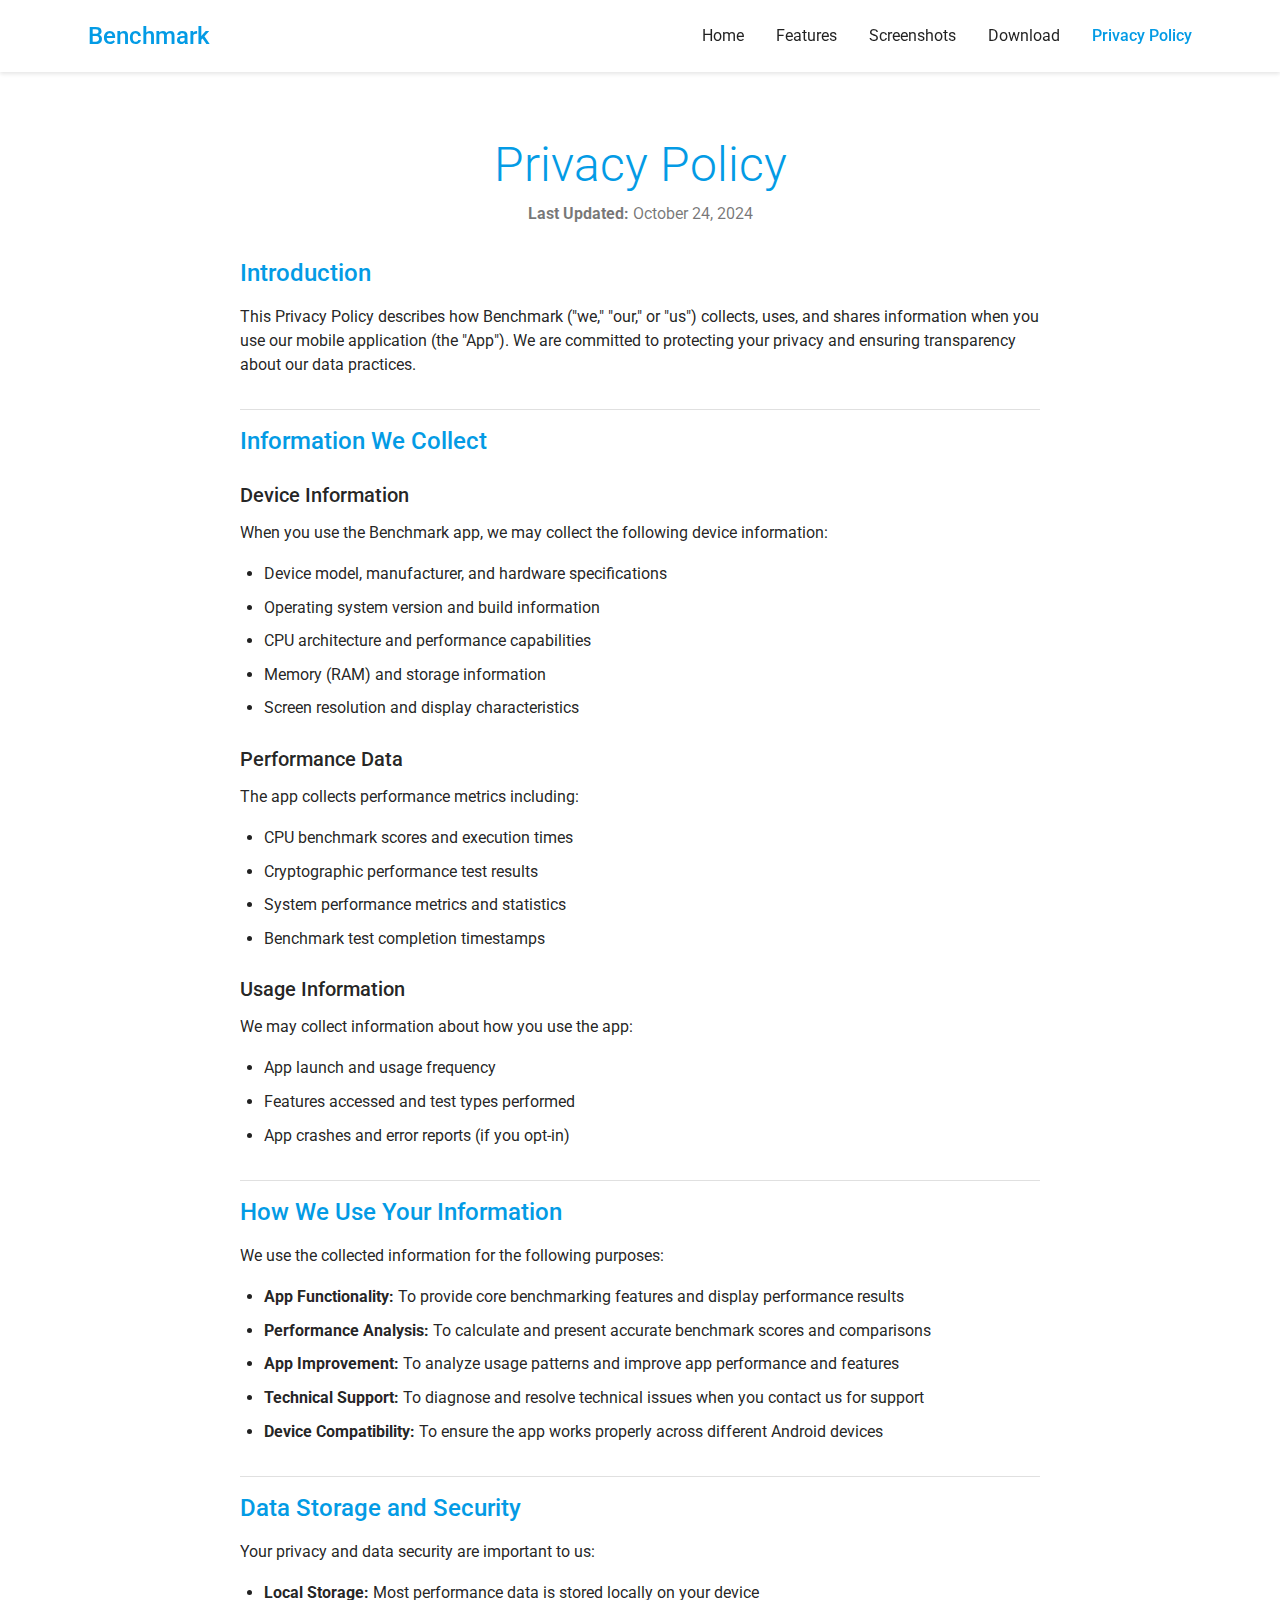
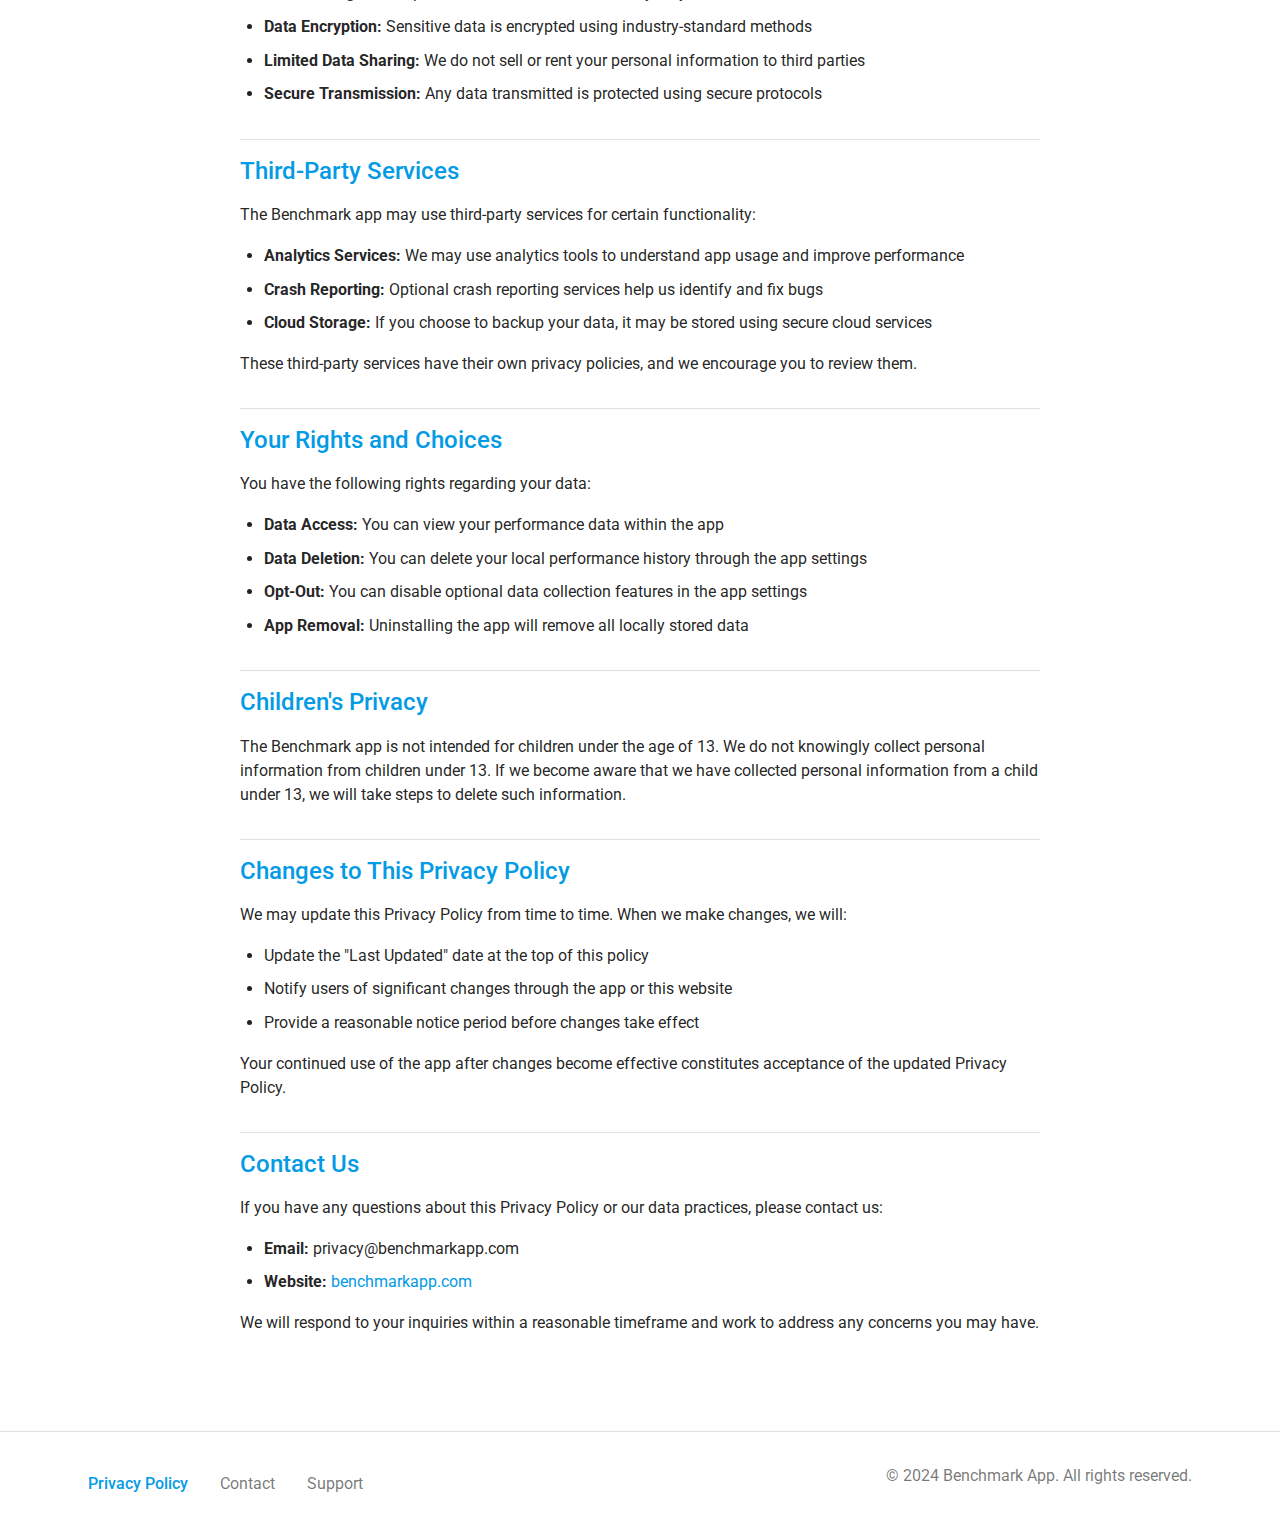
<file: public/privacy-policy.html>
<!DOCTYPE html>
<html lang="en">
<head>
    <meta charset="utf-8">
    <meta name="viewport" content="width=device-width, initial-scale=1">
    <title>Privacy Policy - Benchmark App</title>
    <meta name="description" content="Privacy Policy for Benchmark App - Learn how we collect, use, and protect your data.">
    <meta name="robots" content="index, follow">
    
    <!-- Open Graph meta tags -->
    <meta property="og:title" content="Privacy Policy - Benchmark App">
    <meta property="og:description" content="Privacy Policy for Benchmark App - Learn how we collect, use, and protect your data.">
    <meta property="og:type" content="website">
    <meta property="og:url" content="https://benchmark-app.web.app/privacy-policy.html">
    
    <!-- Favicon -->
    <link rel="icon" type="image/x-icon" href="favicon.ico">
    
    <!-- Stylesheets -->
    <link rel="stylesheet" href="css/styles.css">
    
    <!-- Preconnect to external domains for performance -->
    <link rel="preconnect" href="https://fonts.googleapis.com">
    <link rel="preconnect" href="https://fonts.gstatic.com" crossorigin>
    
    <!-- DNS prefetch for performance -->
    <link rel="dns-prefetch" href="//fonts.googleapis.com">
</head>
<body>
    <!-- Header Section -->
    <header class="header">
        <div class="container">
            <div class="header-content">
                <a href="index.html" class="logo" aria-label="Benchmark App Home">
                    Benchmark
                </a>
                
                <nav class="nav" role="navigation" aria-label="Main navigation">
                    <a href="index.html#home" class="nav-link">Home</a>
                    <a href="index.html#features" class="nav-link">Features</a>
                    <a href="index.html#screenshots" class="nav-link">Screenshots</a>
                    <a href="index.html#download" class="nav-link">Download</a>
                    <a href="privacy-policy.html" class="nav-link active">Privacy Policy</a>
                </nav>
                
                <button class="nav-toggle" aria-label="Toggle navigation menu" aria-expanded="false">
                    ☰
                </button>
            </div>
        </div>
    </header>

    <!-- Main Content -->
    <main>
        <section class="section privacy-policy">
            <div class="container">
                <div class="privacy-content">
                    <h1 class="page-title">Privacy Policy</h1>
                    <p class="last-updated"><strong>Last Updated:</strong> October 24, 2024</p>
                    
                    <div class="privacy-section">
                        <h2>Introduction</h2>
                        <p>This Privacy Policy describes how Benchmark ("we," "our," or "us") collects, uses, and shares information when you use our mobile application (the "App"). We are committed to protecting your privacy and ensuring transparency about our data practices.</p>
                    </div>    
                <div class="privacy-section">
                        <h2>Information We Collect</h2>
                        <h3>Device Information</h3>
                        <p>When you use the Benchmark app, we may collect the following device information:</p>
                        <ul>
                            <li>Device model, manufacturer, and hardware specifications</li>
                            <li>Operating system version and build information</li>
                            <li>CPU architecture and performance capabilities</li>
                            <li>Memory (RAM) and storage information</li>
                            <li>Screen resolution and display characteristics</li>
                        </ul>
                        
                        <h3>Performance Data</h3>
                        <p>The app collects performance metrics including:</p>
                        <ul>
                            <li>CPU benchmark scores and execution times</li>
                            <li>Cryptographic performance test results</li>
                            <li>System performance metrics and statistics</li>
                            <li>Benchmark test completion timestamps</li>
                        </ul>
                        
                        <h3>Usage Information</h3>
                        <p>We may collect information about how you use the app:</p>
                        <ul>
                            <li>App launch and usage frequency</li>
                            <li>Features accessed and test types performed</li>
                            <li>App crashes and error reports (if you opt-in)</li>
                        </ul>
                    </div>

                    <div class="privacy-section">
                        <h2>How We Use Your Information</h2>
                        <p>We use the collected information for the following purposes:</p>
                        <ul>
                            <li><strong>App Functionality:</strong> To provide core benchmarking features and display performance results</li>
                            <li><strong>Performance Analysis:</strong> To calculate and present accurate benchmark scores and comparisons</li>
                            <li><strong>App Improvement:</strong> To analyze usage patterns and improve app performance and features</li>
                            <li><strong>Technical Support:</strong> To diagnose and resolve technical issues when you contact us for support</li>
                            <li><strong>Device Compatibility:</strong> To ensure the app works properly across different Android devices</li>
                        </ul>
                    </div>

                    <div class="privacy-section">
                        <h2>Data Storage and Security</h2>
                        <p>Your privacy and data security are important to us:</p>
                        <ul>
                            <li><strong>Local Storage:</strong> Most performance data is stored locally on your device</li>
                            <li><strong>Data Encryption:</strong> Sensitive data is encrypted using industry-standard methods</li>
                            <li><strong>Limited Data Sharing:</strong> We do not sell or rent your personal information to third parties</li>
                            <li><strong>Secure Transmission:</strong> Any data transmitted is protected using secure protocols</li>
                        </ul>
                    </div>         
           <div class="privacy-section">
                        <h2>Third-Party Services</h2>
                        <p>The Benchmark app may use third-party services for certain functionality:</p>
                        <ul>
                            <li><strong>Analytics Services:</strong> We may use analytics tools to understand app usage and improve performance</li>
                            <li><strong>Crash Reporting:</strong> Optional crash reporting services help us identify and fix bugs</li>
                            <li><strong>Cloud Storage:</strong> If you choose to backup your data, it may be stored using secure cloud services</li>
                        </ul>
                        <p>These third-party services have their own privacy policies, and we encourage you to review them.</p>
                    </div>

                    <div class="privacy-section">
                        <h2>Your Rights and Choices</h2>
                        <p>You have the following rights regarding your data:</p>
                        <ul>
                            <li><strong>Data Access:</strong> You can view your performance data within the app</li>
                            <li><strong>Data Deletion:</strong> You can delete your local performance history through the app settings</li>
                            <li><strong>Opt-Out:</strong> You can disable optional data collection features in the app settings</li>
                            <li><strong>App Removal:</strong> Uninstalling the app will remove all locally stored data</li>
                        </ul>
                    </div>

                    <div class="privacy-section">
                        <h2>Children's Privacy</h2>
                        <p>The Benchmark app is not intended for children under the age of 13. We do not knowingly collect personal information from children under 13. If we become aware that we have collected personal information from a child under 13, we will take steps to delete such information.</p>
                    </div>

                    <div class="privacy-section">
                        <h2>Changes to This Privacy Policy</h2>
                        <p>We may update this Privacy Policy from time to time. When we make changes, we will:</p>
                        <ul>
                            <li>Update the "Last Updated" date at the top of this policy</li>
                            <li>Notify users of significant changes through the app or this website</li>
                            <li>Provide a reasonable notice period before changes take effect</li>
                        </ul>
                        <p>Your continued use of the app after changes become effective constitutes acceptance of the updated Privacy Policy.</p>
                    </div>

                    <div class="privacy-section">
                        <h2>Contact Us</h2>
                        <p>If you have any questions about this Privacy Policy or our data practices, please contact us:</p>
                        <ul>
                            <li><strong>Email:</strong> privacy@benchmarkapp.com</li>
                            <li><strong>Website:</strong> <a href="index.html">benchmarkapp.com</a></li>
                        </ul>
                        <p>We will respond to your inquiries within a reasonable timeframe and work to address any concerns you may have.</p>
                    </div>
                </div>
            </div>
        </section>
    </main>    <!
-- Footer -->
    <footer class="footer">
        <div class="container">
            <div class="footer-content">
                <div class="footer-links">
                    <a href="privacy-policy.html" class="footer-link active">Privacy Policy</a>
                    <a href="#" class="footer-link">Contact</a>
                    <a href="#" class="footer-link">Support</a>
                </div>
                <div class="copyright">
                    <p>&copy; 2024 Benchmark App. All rights reserved.</p>
                </div>
            </div>
        </div>
    </footer>

    <!-- JavaScript -->
    <script src="js/main.js"></script>
</body>
</html>
</file>
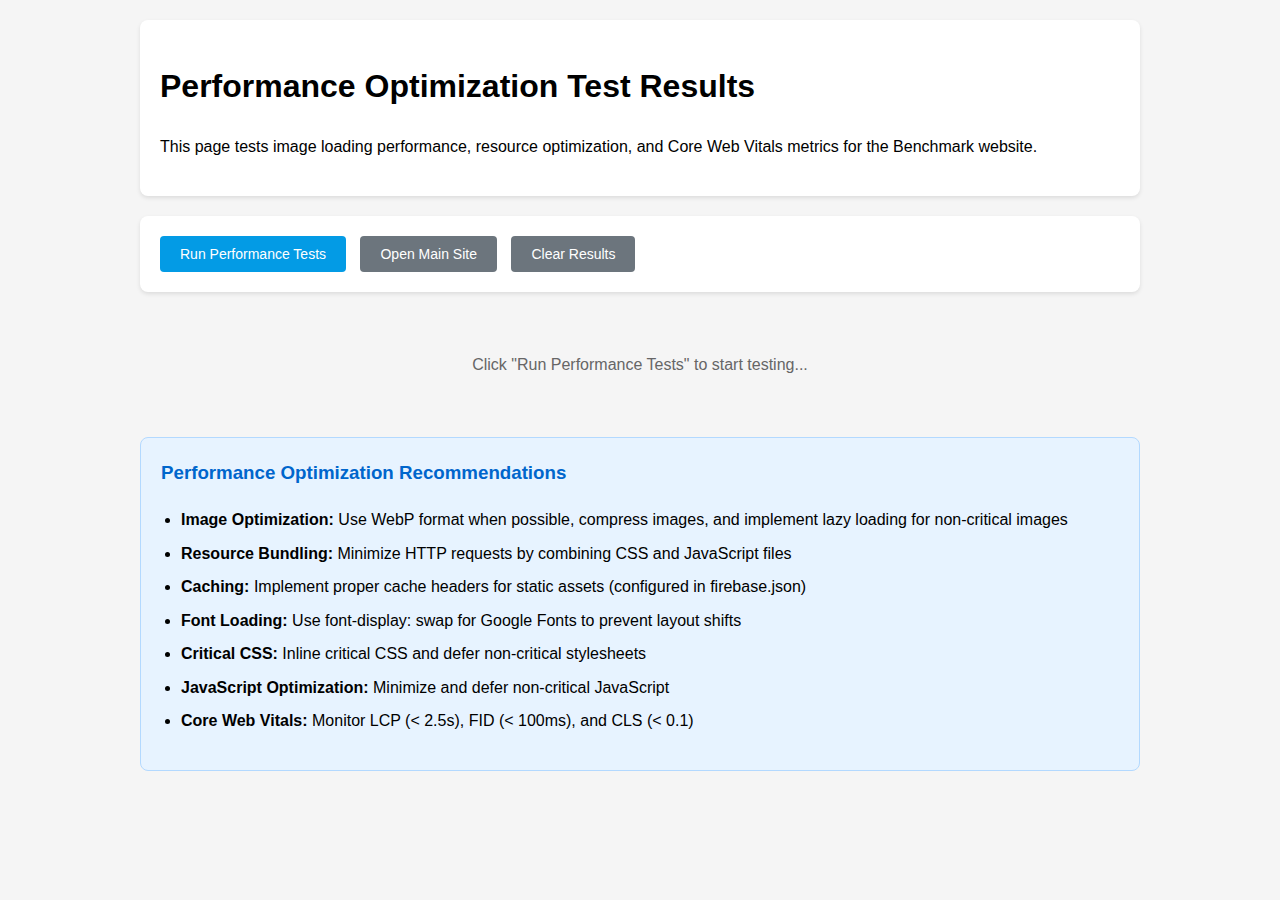
<file: public/test-performance.html>
<!DOCTYPE html>
<html lang="en">
<head>
    <meta charset="utf-8">
    <meta name="viewport" content="width=device-width, initial-scale=1">
    <title>Performance Test Results - Benchmark Website</title>
    <style>
        body {
            font-family: Arial, sans-serif;
            max-width: 1000px;
            margin: 0 auto;
            padding: 20px;
            line-height: 1.6;
            background-color: #f5f5f5;
        }
        .header {
            background-color: white;
            padding: 20px;
            border-radius: 8px;
            margin-bottom: 20px;
            box-shadow: 0 2px 4px rgba(0,0,0,0.1);
        }
        .test-result {
            margin: 20px 0;
            padding: 20px;
            border-radius: 8px;
            border-left: 4px solid;
            background-color: white;
            box-shadow: 0 2px 4px rgba(0,0,0,0.1);
        }
        .test-pass {
            border-color: #28a745;
        }
        .test-fail {
            border-color: #dc3545;
        }
        .test-metrics {
            background-color: #f8f9fa;
            padding: 15px;
            border-radius: 4px;
            margin: 10px 0;
            font-family: monospace;
        }
        .test-issues {
            margin-top: 15px;
        }
        .test-issues ul {
            margin: 5px 0;
            padding-left: 20px;
        }
        .test-issues li {
            margin-bottom: 5px;
            color: #721c24;
        }
        .controls {
            background-color: white;
            padding: 20px;
            border-radius: 8px;
            margin-bottom: 20px;
            box-shadow: 0 2px 4px rgba(0,0,0,0.1);
        }
        .btn {
            background-color: #039be5;
            color: white;
            border: none;
            padding: 10px 20px;
            border-radius: 4px;
            cursor: pointer;
            margin-right: 10px;
            font-size: 14px;
        }
        .btn:hover {
            background-color: #0288d1;
        }
        .btn-secondary {
            background-color: #6c757d;
        }
        .btn-secondary:hover {
            background-color: #5a6268;
        }
        .loading {
            text-align: center;
            padding: 40px;
            color: #666;
        }
        .summary {
            background-color: white;
            padding: 20px;
            border-radius: 8px;
            margin-bottom: 20px;
            box-shadow: 0 2px 4px rgba(0,0,0,0.1);
        }
        .summary.pass {
            border-left: 4px solid #28a745;
        }
        .summary.fail {
            border-left: 4px solid #dc3545;
        }
        .recommendations {
            background-color: #e7f3ff;
            border: 1px solid #b3d9ff;
            border-radius: 8px;
            padding: 20px;
            margin-top: 20px;
        }
        .recommendations h3 {
            margin-top: 0;
            color: #0066cc;
        }
        .recommendations ul {
            padding-left: 20px;
        }
        .recommendations li {
            margin-bottom: 8px;
        }
    </style>
</head>
<body>
    <div class="header">
        <h1>Performance Optimization Test Results</h1>
        <p>This page tests image loading performance, resource optimization, and Core Web Vitals metrics for the Benchmark website.</p>
    </div>
    
    <div class="controls">
        <button class="btn" onclick="runTests()">Run Performance Tests</button>
        <button class="btn btn-secondary" onclick="window.open('index.html', '_blank')">Open Main Site</button>
        <button class="btn btn-secondary" onclick="clearResults()">Clear Results</button>
    </div>
    
    <div id="test-results">
        <div class="loading">
            Click "Run Performance Tests" to start testing...
        </div>
    </div>
    
    <div class="recommendations">
        <h3>Performance Optimization Recommendations</h3>
        <ul>
            <li><strong>Image Optimization:</strong> Use WebP format when possible, compress images, and implement lazy loading for non-critical images</li>
            <li><strong>Resource Bundling:</strong> Minimize HTTP requests by combining CSS and JavaScript files</li>
            <li><strong>Caching:</strong> Implement proper cache headers for static assets (configured in firebase.json)</li>
            <li><strong>Font Loading:</strong> Use font-display: swap for Google Fonts to prevent layout shifts</li>
            <li><strong>Critical CSS:</strong> Inline critical CSS and defer non-critical stylesheets</li>
            <li><strong>JavaScript Optimization:</strong> Minimize and defer non-critical JavaScript</li>
            <li><strong>Core Web Vitals:</strong> Monitor LCP (< 2.5s), FID (< 100ms), and CLS (< 0.1)</li>
        </ul>
    </div>

    <script>
        let testIframe = null;
        
        function runTests() {
            const resultsContainer = document.getElementById('test-results');
            resultsContainer.innerHTML = '<div class="loading">Running performance tests...</div>';
            
            // Create iframe to load main page and run tests
            if (testIframe) {
                document.body.removeChild(testIframe);
            }
            
            testIframe = document.createElement('iframe');
            testIframe.style.display = 'none';
            testIframe.src = 'index.html?perf-test=true';
            document.body.appendChild(testIframe);
            
            testIframe.onload = function() {
                // Load performance test script into iframe
                const script = testIframe.contentDocument.createElement('script');
                script.src = 'js/performance-tests.js';
                testIframe.contentDocument.head.appendChild(script);
                
                // Wait for tests to complete
                setTimeout(() => {
                    try {
                        const iframeWindow = testIframe.contentWindow;
                        const testResults = iframeWindow.performanceTestResults || [];
                        displayResults(testResults);
                    } catch (e) {
                        resultsContainer.innerHTML = 
                            '<div class="test-result test-fail"><h3>❌ Error running tests</h3><p>' + e.message + '</p></div>';
                    }
                }, 3000);
            };
        }
        
        function displayResults(results) {
            const container = document.getElementById('test-results');
            
            if (results.length === 0) {
                container.innerHTML = '<div class="test-result test-fail"><h3>No test results available</h3><p>Tests may not have completed successfully.</p></div>';
                return;
            }
            
            let html = '';
            let passedCount = 0;
            
            // Add summary
            results.forEach(test => {
                if (test.passed) passedCount++;
            });
            
            const summaryClass = passedCount === results.length ? 'pass' : 'fail';
            const summaryIcon = passedCount === results.length ? '✅' : '⚠️';
            
            html += `<div class="summary ${summaryClass}">`;
            html += `<h3>${summaryIcon} Performance Test Summary</h3>`;
            html += `<p><strong>Tests passed:</strong> ${passedCount}/${results.length}</p>`;
            html += `<p><strong>Overall status:</strong> ${passedCount === results.length ? 'All tests passed!' : 'Some optimizations needed'}</p>`;
            html += '</div>';
            
            // Add individual test results
            results.forEach(test => {
                const cssClass = test.passed ? 'test-pass' : 'test-fail';
                const status = test.passed ? '✅ PASS' : '❌ FAIL';
                
                html += `<div class="test-result ${cssClass}">`;
                html += `<h3>${status}: ${test.name}</h3>`;
                
                // Add metrics if available
                if (test.metrics && Object.keys(test.metrics).length > 0) {
                    html += '<div class="test-metrics">';
                    html += '<strong>Metrics:</strong><br>';
                    Object.entries(test.metrics).forEach(([key, value]) => {
                        const displayKey = key.replace(/([A-Z])/g, ' $1').replace(/^./, str => str.toUpperCase());
                        html += `${displayKey}: ${value}<br>`;
                    });
                    html += '</div>';
                }
                
                // Add issues if any
                if (!test.passed && test.issues.length > 0) {
                    html += '<div class="test-issues">';
                    html += '<strong>Issues found:</strong>';
                    html += '<ul>';
                    test.issues.forEach(issue => {
                        html += `<li>${issue}</li>`;
                    });
                    html += '</ul>';
                    html += '</div>';
                }
                
                html += '</div>';
            });
            
            container.innerHTML = html;
        }
        
        function clearResults() {
            const container = document.getElementById('test-results');
            container.innerHTML = '<div class="loading">Click "Run Performance Tests" to start testing...</div>';
            
            if (testIframe) {
                document.body.removeChild(testIframe);
                testIframe = null;
            }
        }
        
        // Auto-run tests if requested via URL parameter
        if (window.location.search.includes('auto-run=true')) {
            window.addEventListener('load', function() {
                setTimeout(runTests, 1000);
            });
        }
    </script>
</body>
</html>
</file>
<file: public/css/styles.css>
/* Benchmark Website Styles */

/* Import Google Fonts - optimized for performance */
@import url('https://fonts.googleapis.com/css2?family=Roboto:wght@300;400;500;700&display=swap&subset=latin');

/* CSS Custom Properties - Color Palette */
:root {
    --primary-color: #039be5;
    --secondary-color: #ffa100;
    --background-color: #ECEFF1;
    --text-color: rgba(0, 0, 0, 0.87);
    --text-secondary: rgba(0, 0, 0, 0.54);
    --white: #ffffff;
    --shadow: 0 2px 4px rgba(0, 0, 0, 0.1);
    --shadow-hover: 0 4px 8px rgba(0, 0, 0, 0.15);
    --border-radius: 8px;
    --spacing-unit: 16px;
}

/* Reset and base styles */
* {
    margin: 0;
    padding: 0;
    box-sizing: border-box;
}

body {
    font-family: 'Roboto', Helvetica, Arial, sans-serif;
    line-height: 1.5;
    color: var(--text-color);
    background-color: var(--background-color);
    font-size: 16px;
}

/* Container and layout utilities */
.container {
    max-width: 1200px;
    margin: 0 auto;
    padding: 0 var(--spacing-unit);
}

/* Typography - Mobile First */
h1 {
    font-size: 28px;
    font-weight: 300;
    margin-bottom: var(--spacing-unit);
    line-height: 1.2;
}

h2 {
    font-size: 22px;
    font-weight: 400;
    margin-bottom: var(--spacing-unit);
    line-height: 1.3;
}

h3 {
    font-size: 18px;
    font-weight: 400;
    margin-bottom: var(--spacing-unit);
    line-height: 1.4;
}

p {
    font-size: 16px;
    margin-bottom: var(--spacing-unit);
    line-height: 1.5;
}

/* Header Styles */
.header {
    background-color: var(--white);
    box-shadow: var(--shadow);
    position: sticky;
    top: 0;
    z-index: 100;
}

.header-content {
    display: flex;
    justify-content: space-between;
    align-items: center;
    padding: var(--spacing-unit) 0;
}

.logo {
    font-size: 24px;
    font-weight: 500;
    color: var(--primary-color);
    text-decoration: none;
    display: flex;
    align-items: center;
    gap: 8px;
}

.logo-icon {
    width: 32px;
    height: 32px;
    border-radius: 50%;
    object-fit: cover;
}

/* Navigation */
.nav {
    display: flex;
    gap: calc(var(--spacing-unit) * 2);
}

.nav-link {
    color: var(--text-color);
    text-decoration: none;
    font-weight: 400;
    transition: color 0.3s ease;
    padding: 8px 0;
}

.nav-link:hover,
.nav-link:focus {
    color: var(--primary-color);
    outline: none;
}

/* Mobile Navigation Toggle */
.nav-toggle {
    display: none;
    background: none;
    border: none;
    font-size: 24px;
    cursor: pointer;
    color: var(--text-color);
}

/* Hero Section */
.hero {
    background-color: var(--white);
    padding: calc(var(--spacing-unit) * 3) 0;
    text-align: center;
}

.hero-content {
    display: grid;
    gap: calc(var(--spacing-unit) * 2);
}

.hero-title {
    font-size: 32px;
    font-weight: 300;
    color: var(--primary-color);
    margin-bottom: var(--spacing-unit);
}

.hero-subtitle {
    font-size: 18px;
    color: var(--text-secondary);
    margin-bottom: calc(var(--spacing-unit) * 2);
}

/* Button Styles */
.btn {
    display: inline-block;
    padding: 12px 24px;
    border-radius: var(--border-radius);
    text-decoration: none;
    font-weight: 500;
    text-align: center;
    transition: all 0.3s ease;
    border: none;
    cursor: pointer;
    font-size: 16px;
}

.btn-primary {
    background-color: var(--primary-color);
    color: var(--white);
}

.btn-primary:hover,
.btn-primary:focus {
    background-color: #0288d1;
    box-shadow: var(--shadow-hover);
    outline: none;
}

.btn-secondary {
    background-color: var(--secondary-color);
    color: var(--white);
}

.btn-secondary:hover,
.btn-secondary:focus {
    background-color: #ff8f00;
    box-shadow: var(--shadow-hover);
    outline: none;
}

/* Section Styles */
.section {
    padding: calc(var(--spacing-unit) * 3) 0;
}

.section-title {
    text-align: center;
    margin-bottom: calc(var(--spacing-unit) * 2);
    color: var(--primary-color);
}

/* Card Components */
.card {
    background-color: var(--white);
    border-radius: var(--border-radius);
    box-shadow: var(--shadow);
    padding: calc(var(--spacing-unit) * 1.5);
    transition: box-shadow 0.3s ease;
}

.card:hover {
    box-shadow: var(--shadow-hover);
}

/* Features Grid */
.features-grid {
    display: grid;
    gap: calc(var(--spacing-unit) * 1.5);
    margin-top: calc(var(--spacing-unit) * 2);
}

.feature-item {
    display: flex;
    align-items: flex-start;
    gap: var(--spacing-unit);
}

.feature-icon {
    width: 48px;
    height: 48px;
    background-color: var(--primary-color);
    border-radius: 50%;
    display: flex;
    align-items: center;
    justify-content: center;
    color: var(--white);
    font-size: 24px;
    flex-shrink: 0;
}

.feature-content h3 {
    margin-bottom: 8px;
}

/* Screenshots Gallery */
.screenshots-grid {
    display: grid;
    gap: calc(var(--spacing-unit) * 1.5);
    margin-top: calc(var(--spacing-unit) * 2);
}

.screenshot {
    border-radius: var(--border-radius);
    box-shadow: var(--shadow);
    transition: transform 0.3s ease, box-shadow 0.3s ease;
    overflow: hidden;
}

.screenshot img {
    width: 100%;
    height: auto;
    display: block;
}

.screenshot:hover {
    transform: translateY(-4px);
    box-shadow: var(--shadow-hover);
}

/* Download Section */
.download-section {
    background-color: var(--white);
    text-align: center;
}

.download-buttons {
    display: flex;
    flex-direction: column;
    gap: var(--spacing-unit);
    align-items: center;
    margin-top: calc(var(--spacing-unit) * 2);
}

/* Footer */
.footer {
    background-color: var(--white);
    border-top: 1px solid #e0e0e0;
    padding: calc(var(--spacing-unit) * 2) 0;
    text-align: center;
}

.footer-content {
    display: flex;
    flex-direction: column;
    gap: var(--spacing-unit);
    align-items: center;
}

.footer-links {
    display: flex;
    gap: calc(var(--spacing-unit) * 2);
    flex-wrap: wrap;
    justify-content: center;
}

.footer-link {
    color: var(--text-secondary);
    text-decoration: none;
    transition: color 0.3s ease;
}

.footer-link:hover,
.footer-link:focus {
    color: var(--primary-color);
    outline: none;
}

.copyright {
    color: var(--text-secondary);
    font-size: 14px;
}

/* Responsive Design - Mobile First Approach */

/* Small tablets and large phones (600px and up) */
@media (min-width: 600px) {
    h1 {
        font-size: 32px;
    }
    
    h2 {
        font-size: 24px;
    }
    
    h3 {
        font-size: 20px;
    }
    
    .hero-title {
        font-size: 40px;
    }
    
    .features-grid {
        grid-template-columns: repeat(auto-fit, minmax(280px, 1fr));
    }
    
    .screenshots-grid {
        grid-template-columns: repeat(auto-fit, minmax(250px, 1fr));
    }
    
    .download-buttons {
        flex-direction: row;
        justify-content: center;
    }
    
    .footer-content {
        flex-direction: row;
        justify-content: space-between;
    }
}

/* Medium tablets (768px and up) */
@media (min-width: 768px) {
    .container {
        padding: 0 calc(var(--spacing-unit) * 2);
    }
    
    .hero-content {
        grid-template-columns: 1fr 1fr;
        align-items: center;
        text-align: left;
    }
    
    .hero-text {
        order: 1;
    }
    
    .hero-image {
        order: 2;
    }
    
    .features-grid {
        grid-template-columns: repeat(2, 1fr);
    }
    
    .screenshots-grid {
        grid-template-columns: repeat(3, 1fr);
    }
}

/* Large tablets and small desktops (1024px and up) */
@media (min-width: 1024px) {
    .section {
        padding: calc(var(--spacing-unit) * 4) 0;
    }
    
    .hero {
        padding: calc(var(--spacing-unit) * 4) 0;
    }
    
    .hero-title {
        font-size: 48px;
    }
    
    .hero-subtitle {
        font-size: 20px;
    }
    
    .features-grid {
        grid-template-columns: repeat(3, 1fr);
    }
    
    .screenshots-grid {
        grid-template-columns: repeat(4, 1fr);
    }
}

/* Large desktops (1200px and up) */
@media (min-width: 1200px) {
    .container {
        padding: 0 calc(var(--spacing-unit) * 3);
    }
    
    .hero-title {
        font-size: 56px;
    }
}

/* Mobile Navigation Styles */
@media (max-width: 599px) {
    .nav-toggle {
        display: block;
    }
    
    .nav {
        display: none;
        position: absolute;
        top: 100%;
        left: 0;
        right: 0;
        background-color: var(--white);
        box-shadow: var(--shadow);
        flex-direction: column;
        padding: var(--spacing-unit);
        gap: var(--spacing-unit);
    }
    
    .nav.nav-open {
        display: flex;
    }
    
    .nav-link {
        padding: 12px 0;
        border-bottom: 1px solid #e0e0e0;
    }
    
    .nav-link:last-child {
        border-bottom: none;
    }
}

/* Accessibility Improvements */
@media (prefers-reduced-motion: reduce) {
    * {
        animation-duration: 0.01ms !important;
        animation-iteration-count: 1 !important;
        transition-duration: 0.01ms !important;
    }
}

/* Focus styles for keyboard navigation */
.btn:focus,
.nav-link:focus,
.footer-link:focus {
    outline: 2px solid var(--primary-color);
    outline-offset: 2px;
}

/* High contrast mode support */
@media (prefers-contrast: high) {
    :root {
        --shadow: 0 2px 4px rgba(0, 0, 0, 0.3);
        --shadow-hover: 0 4px 8px rgba(0, 0, 0, 0.4);
    }
}

/* Privacy Policy Page Styles */
.privacy-policy {
    background-color: var(--white);
}

.privacy-content {
    max-width: 800px;
    margin: 0 auto;
}

.page-title {
    font-size: 32px;
    font-weight: 300;
    color: var(--primary-color);
    text-align: center;
    margin-bottom: calc(var(--spacing-unit) * 0.5);
}

.last-updated {
    text-align: center;
    color: var(--text-secondary);
    font-size: 14px;
    margin-bottom: calc(var(--spacing-unit) * 2);
}

.privacy-section {
    margin-bottom: calc(var(--spacing-unit) * 2);
}

.privacy-section h2 {
    color: var(--primary-color);
    font-weight: 500;
    margin-bottom: var(--spacing-unit);
    padding-top: var(--spacing-unit);
    border-top: 1px solid #e0e0e0;
}

.privacy-section:first-of-type h2 {
    border-top: none;
    padding-top: 0;
}

.privacy-section h3 {
    color: var(--text-color);
    font-weight: 500;
    margin-bottom: calc(var(--spacing-unit) * 0.75);
    margin-top: calc(var(--spacing-unit) * 1.5);
}

.privacy-section ul {
    margin-left: calc(var(--spacing-unit) * 1.5);
    margin-bottom: var(--spacing-unit);
}

.privacy-section li {
    margin-bottom: calc(var(--spacing-unit) * 0.5);
    line-height: 1.6;
}

.privacy-section a {
    color: var(--primary-color);
    text-decoration: none;
}

.privacy-section a:hover,
.privacy-section a:focus {
    text-decoration: underline;
    outline: none;
}

/* Active navigation link styling */
.nav-link.active,
.footer-link.active {
    color: var(--primary-color);
    font-weight: 500;
}

/* Image Modal Styles */
.image-modal {
    position: fixed;
    top: 0;
    left: 0;
    width: 100%;
    height: 100%;
    background-color: rgba(0, 0, 0, 0.9);
    z-index: 1000;
    display: flex;
    align-items: center;
    justify-content: center;
    opacity: 0;
    visibility: hidden;
    transition: opacity 0.3s ease, visibility 0.3s ease;
}

.image-modal.modal-open {
    opacity: 1;
    visibility: visible;
}

.modal-content {
    position: relative;
    max-width: 90vw;
    max-height: 90vh;
    display: flex;
    flex-direction: column;
    align-items: center;
}

.modal-close {
    position: absolute;
    top: -40px;
    right: 0;
    background: none;
    border: none;
    color: var(--white);
    font-size: 32px;
    cursor: pointer;
    z-index: 1001;
    width: 40px;
    height: 40px;
    display: flex;
    align-items: center;
    justify-content: center;
    border-radius: 50%;
    transition: background-color 0.3s ease;
}

.modal-close:hover,
.modal-close:focus {
    background-color: rgba(255, 255, 255, 0.2);
    outline: none;
}

.modal-image-container {
    display: flex;
    align-items: center;
    justify-content: center;
    max-width: 100%;
    max-height: calc(90vh - 80px);
}

.modal-image {
    max-width: 100%;
    max-height: 100%;
    object-fit: contain;
    border-radius: var(--border-radius);
    box-shadow: 0 8px 32px rgba(0, 0, 0, 0.3);
}

.modal-caption {
    color: var(--white);
    text-align: center;
    margin-top: var(--spacing-unit);
    padding: 0 var(--spacing-unit);
    font-size: 16px;
    line-height: 1.4;
}

/* Enhanced screenshot hover effects */
.screenshots-grid .screenshot img {
    cursor: pointer;
    transition: transform 0.3s ease, box-shadow 0.3s ease, opacity 0.3s ease;
}

.screenshots-grid .screenshot img:hover,
.screenshots-grid .screenshot img:focus {
    transform: scale(1.05);
    opacity: 0.9;
    outline: 2px solid var(--primary-color);
    outline-offset: 4px;
}

/* Responsive adjustments for privacy policy */
@media (min-width: 768px) {
    .page-title {
        font-size: 40px;
    }
    
    .last-updated {
        font-size: 16px;
    }
}

@media (min-width: 1024px) {
    .page-title {
        font-size: 48px;
    }
}
</file>
